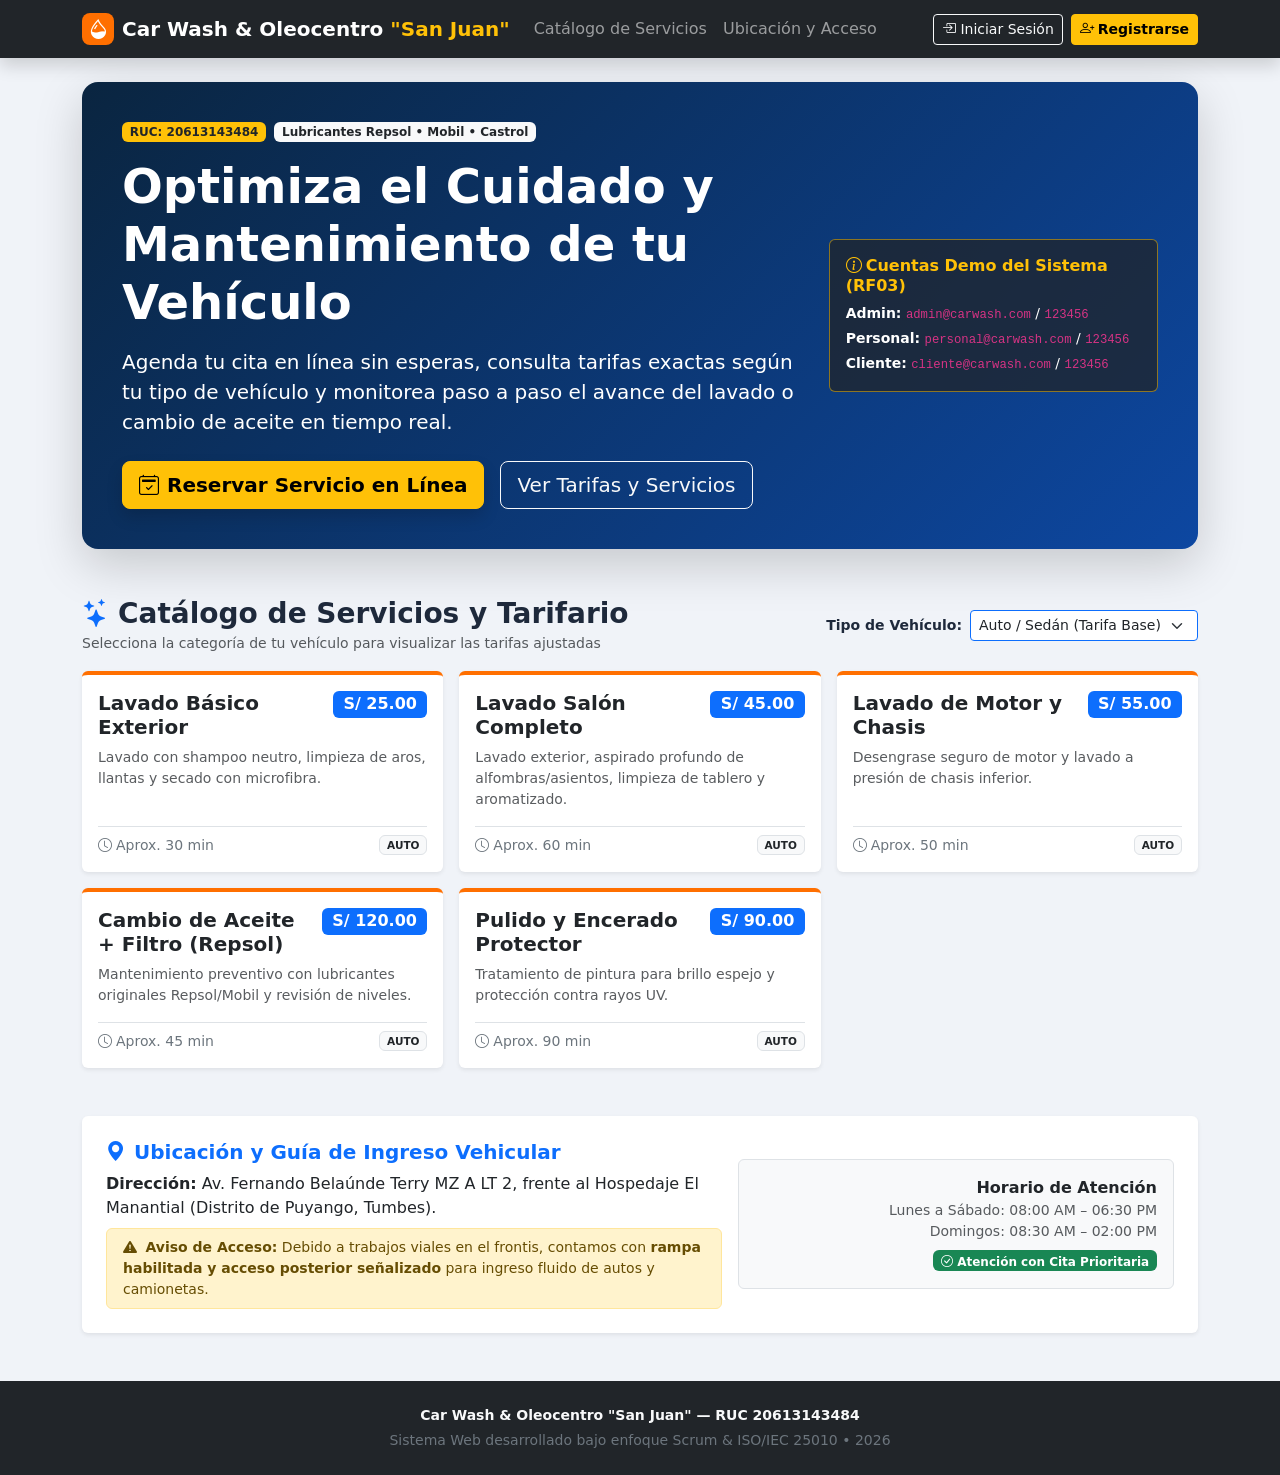
<file: index.html>
<!DOCTYPE html>
<html lang="es">
<head>
    <meta charset="UTF-8">
    <meta name="viewport" content="width=device-width, initial-scale=1.0">
    <title>Car Wash & Oleocentro "San Juan" | Sistema Integral</title>
    <link href="https://cdn.jsdelivr.net/npm/bootstrap@5.3.3/dist/css/bootstrap.min.css" rel="stylesheet">
    <link href="https://cdn.jsdelivr.net/npm/bootstrap-icons@1.11.3/font/bootstrap-icons.css" rel="stylesheet">
    <link rel="stylesheet" href="estilos.css">
</head>
<body>

<!-- Barra de Navegación Adaptativa (RNF07) -->
<nav class="navbar navbar-expand-lg navbar-dark bg-dark sticky-top shadow">
    <div class="container">
        <a class="navbar-brand fw-bold d-flex align-items-center" href="#">
            <span class="brand-badge me-2"><i class="bi bi-droplet-half"></i></span>
            <span>Car Wash & Oleocentro <span class="text-warning">"San Juan"</span></span>
        </a>
        <button class="navbar-toggler" type="button" data-bs-toggle="collapse" data-bs-target="#navPrincipal">
            <span class="navbar-toggler-icon"></span>
        </button>
        <div class="collapse navbar-collapse" id="navPrincipal">
            <ul class="navbar-nav me-auto mb-2 mb-lg-0">
                <li class="nav-item"><a class="nav-link" href="#seccionCatalogo">Catálogo de Servicios</a></li>
                <li class="nav-item"><a class="nav-link" href="#seccionAccesoLocal">Ubicación y Acceso</a></li>
                <li class="nav-item d-none" id="navCliente"><a class="nav-link text-info fw-semibold" href="#panelCliente">Mi Panel (Reservas y Seguimiento)</a></li>
                <li class="nav-item d-none" id="navOperativo"><a class="nav-link text-warning fw-semibold" href="#panelOperativo">Gestión Operativa</a></li>
            </ul>
            <div id="zonaSesion" class="d-flex gap-2 align-items-center">
                <button class="btn btn-outline-light btn-sm" data-bs-toggle="modal" data-bs-target="#modalLogin">
                    <i class="bi bi-box-arrow-in-right me-1"></i>Iniciar Sesión
                </button>
                <button class="btn btn-warning btn-sm fw-bold" data-bs-toggle="modal" data-bs-target="#modalRegistro">
                    <i class="bi bi-person-plus me-1"></i>Registrarse
                </button>
            </div>
        </div>
    </div>
</nav>

<!-- Notificaciones Toast (Feedback RNF01) -->
<div class="toast-container position-fixed bottom-0 end-0 p-3" id="toastContainer"></div>

<main class="container my-4">

    <!-- Banner Principal (Cap. 1 & 2: Mitigación de acceso físico mediante canal digital) -->
    <section class="hero-section shadow-lg mb-5">
        <div class="row align-items-center g-4">
            <div class="col-lg-8">
                <div class="d-flex flex-wrap gap-2 mb-3">
                    <span class="badge bg-warning text-dark fw-bold">RUC: 20613143484</span>
                    <span class="badge bg-light text-dark">Lubricantes Repsol • Mobil • Castrol</span>
                </div>
                <h1 class="display-5 fw-bold mb-3">Optimiza el Cuidado y Mantenimiento de tu Vehículo</h1>
                <p class="lead opacity-90 mb-4">
                    Agenda tu cita en línea sin esperas, consulta tarifas exactas según tu tipo de vehículo y monitorea paso a paso el avance del lavado o cambio de aceite en tiempo real.
                </p>
                <div class="d-flex flex-wrap gap-3">
                    <button id="btnCtaPrincipal" class="btn btn-warning btn-lg fw-bold shadow" data-bs-toggle="modal" data-bs-target="#modalLogin">
                        <i class="bi bi-calendar2-check me-2"></i>Reservar Servicio en Línea
                    </button>
                    <a href="#seccionCatalogo" class="btn btn-outline-light btn-lg">Ver Tarifas y Servicios</a>
                </div>
            </div>
            <div class="col-lg-4">
                <div class="card bg-dark bg-opacity-75 text-white border-warning border-opacity-50 p-3">
                    <h6 class="text-warning fw-bold mb-2"><i class="bi bi-info-circle me-1"></i>Cuentas Demo del Sistema (RF03)</h6>
                    <ul class="list-unstyled small mb-0">
                        <li class="mb-1"><strong>Admin:</strong> <code>admin@carwash.com</code> / <code>123456</code></li>
                        <li class="mb-1"><strong>Personal:</strong> <code>personal@carwash.com</code> / <code>123456</code></li>
                        <li><strong>Cliente:</strong> <code>cliente@carwash.com</code> / <code>123456</code></li>
                    </ul>
                </div>
            </div>
        </div>
    </section>

    <!-- Catálogo de Servicios con Calculadora por Tipo de Vehículo (RF04 + Cap. 3.2) -->
    <section id="seccionCatalogo" class="mb-5">
        <div class="d-flex flex-wrap justify-content-between align-items-center gap-2 mb-3">
            <div>
                <h3 class="fw-bold mb-0"><i class="bi bi-stars text-primary me-2"></i>Catálogo de Servicios y Tarifario</h3>
                <small class="text-muted">Selecciona la categoría de tu vehículo para visualizar las tarifas ajustadas</small>
            </div>
            <div class="d-flex align-items-center gap-2">
                <label class="small fw-bold text-nowrap">Tipo de Vehículo:</label>
                <select id="filtroTipoVehiculo" class="form-select form-select-sm border-primary" onchange="renderCatalogo()">
                    <option value="AUTO">Auto / Sedán (Tarifa Base)</option>
                    <option value="CAMIONETA">Camioneta / SUV (+25%)</option>
                    <option value="MOTOCICLETA">Motocicleta (-35%)</option>
                    <option value="OTRO">Otro / Utilitario (+40%)</option>
                </select>
            </div>
        </div>
        <div id="gridServicios" class="row g-3"></div>
    </section>

    <!-- Información del Establecimiento y Acceso (Cap. 1 & 2.1.1) -->
    <section id="seccionAccesoLocal" class="mb-5">
        <div class="card border-0 shadow-sm">
            <div class="card-body p-4">
                <div class="row align-items-center g-3">
                    <div class="col-md-7">
                        <h5 class="fw-bold text-primary mb-2"><i class="bi bi-geo-alt-fill me-2"></i>Ubicación y Guía de Ingreso Vehicular</h5>
                        <p class="mb-2"><strong>Dirección:</strong> Av. Fernando Belaúnde Terry MZ A LT 2, frente al Hospedaje El Manantial (Distrito de Puyango, Tumbes).</p>
                        <div class="alert alert-warning py-2 px-3 small mb-0">
                            <i class="bi bi-exclamation-triangle-fill me-1"></i>
                            <strong>Aviso de Acceso:</strong> Debido a trabajos viales en el frontis, contamos con <strong>rampa habilitada y acceso posterior señalizado</strong> para ingreso fluido de autos y camionetas.
                        </div>
                    </div>
                    <div class="col-md-5 text-md-end">
                        <div class="p-3 bg-light rounded border">
                            <div class="fw-bold">Horario de Atención</div>
                            <div class="text-muted small">Lunes a Sábado: 08:00 AM – 06:30 PM</div>
                            <div class="text-muted small">Domingos: 08:30 AM – 02:00 PM</div>
                            <span class="badge bg-success mt-2"><i class="bi bi-check-circle me-1"></i>Atención con Cita Prioritaria</span>
                        </div>
                    </div>
                </div>
            </div>
        </div>
    </section>

    <!-- ==================== PANEL DEL CLIENTE (RF06, RF07, RF08, RF10, RF13, RF16) ==================== -->
    <section id="panelCliente" class="d-none mb-5">
        <div class="d-flex justify-content-between align-items-center mb-3">
            <h3 class="fw-bold text-primary mb-0"><i class="bi bi-person-badge me-2"></i>Portal del Cliente</h3>
            <span class="badge bg-primary" id="badgeClienteNombre"></span>
        </div>

        <div class="row g-4">
            <!-- Columna Izquierda: Mis Vehículos (RF10) y Nueva Reserva (RF06) -->
            <div class="col-lg-4">
                <!-- Registro de Vehículo -->
                <div class="card shadow-sm border-0 mb-4">
                    <div class="card-header bg-dark text-white fw-bold d-flex justify-content-between align-items-center">
                        <span><i class="bi bi-car-front me-2 text-warning"></i>Mis Vehículos (RF10)</span>
                        <span class="badge bg-secondary" id="contadorVehiculos">0</span>
                    </div>
                    <div class="card-body">
                        <form id="formVehiculo" class="mb-3">
                            <div class="row g-2 mb-2">
                                <div class="col-6">
                                    <input type="text" class="form-control form-control-sm text-uppercase" id="vPlaca" placeholder="Placa (Ej. ABC-123)" maxlength="8" required>
                                </div>
                                <div class="col-6">
                                    <select class="form-select form-select-sm" id="vTipo" required>
                                        <option value="AUTO">Auto</option>
                                        <option value="CAMIONETA">Camioneta</option>
                                        <option value="MOTOCICLETA">Motocicleta</option>
                                        <option value="OTRO">Otro</option>
                                    </select>
                                </div>
                            </div>
                            <div class="row g-2 mb-2">
                                <div class="col-4"><input type="text" class="form-control form-control-sm" id="vMarca" placeholder="Marca" required></div>
                                <div class="col-4"><input type="text" class="form-control form-control-sm" id="vModelo" placeholder="Modelo" required></div>
                                <div class="col-4"><input type="text" class="form-control form-control-sm" id="vColor" placeholder="Color" required></div>
                            </div>
                            <button type="submit" class="btn btn-outline-dark btn-sm w-100 fw-semibold">
                                <i class="bi bi-plus-lg me-1"></i>Registrar Vehículo
                            </button>
                        </form>
                        <ul id="listaMisVehiculos" class="list-group list-group-flush small"></ul>
                    </div>
                </div>

                <!-- Formulario de Reserva -->
                <div class="card shadow-sm border-0">
                    <div class="card-header bg-warning text-dark fw-bold">
                        <i class="bi bi-calendar-plus me-2"></i>Agendar Nueva Reserva (RF06)
                    </div>
                    <div class="card-body">
                        <form id="formReserva">
                            <div class="mb-2">
                                <label class="form-label small fw-bold mb-1">Vehículo</label>
                                <select class="form-select form-select-sm" id="rVehiculo" onchange="actualizarPrecioReserva()" required></select>
                            </div>
                            <div class="mb-2">
                                <label class="form-label small fw-bold mb-1">Servicio</label>
                                <select class="form-select form-select-sm" id="rServicio" onchange="actualizarPrecioReserva()" required></select>
                            </div>
                            <div class="row g-2 mb-2">
                                <div class="col-6">
                                    <label class="form-label small fw-bold mb-1">Fecha</label>
                                    <input type="date" class="form-control form-control-sm" id="rFecha" required>
                                </div>
                                <div class="col-6">
                                    <label class="form-label small fw-bold mb-1">Horario</label>
                                    <select class="form-select form-select-sm" id="rHora" required>
                                        <option value="08:30">08:30 AM</option>
                                        <option value="09:30">09:30 AM</option>
                                        <option value="10:30">10:30 AM</option>
                                        <option value="11:30">11:30 AM</option>
                                        <option value="14:30">02:30 PM</option>
                                        <option value="15:30">03:30 PM</option>
                                        <option value="16:30">04:30 PM</option>
                                        <option value="17:30">05:30 PM</option>
                                    </select>
                                </div>
                            </div>
                            <div class="mb-2">
                                <label class="form-label small fw-bold mb-1">Método de Pago</label>
                                <select class="form-select form-select-sm" id="rMetodoPago">
                                    <option value="EFECTIVO">Efectivo en establecimiento</option>
                                    <option value="TRANSFERENCIA">Transferencia / Yape / Plin</option>
                                    <option value="TARJETA">Tarjeta POS en local</option>
                                </select>
                            </div>
                            <div class="mb-2">
                                <textarea class="form-control form-control-sm" id="rObservaciones" rows="2" placeholder="Observaciones (ej. lavado sin silicona en tablero)"></textarea>
                            </div>
                            <div class="alert alert-info py-2 px-3 small d-flex justify-content-between align-items-center mb-3">
                                <span>Total estimado:</span>
                                <strong class="fs-6" id="precioEstimadoReserva">S/ 0.00</strong>
                            </div>
                            <button type="submit" class="btn btn-warning fw-bold w-100">Confirmar Reserva</button>
                        </form>
                    </div>
                </div>
            </div>

            <!-- Columna Derecha: Seguimiento en Tiempo Real e Historial (RF07, RF08, RF13, RF16, RNF14) -->
            <div class="col-lg-8">
                <div class="card shadow-sm border-0">
                    <div class="card-header bg-primary text-white fw-bold d-flex justify-content-between align-items-center">
                        <span><i class="bi bi-broadcast me-2"></i>Seguimiento en Vivo e Historial de Servicios (RF13 / RF16)</span>
                        <button class="btn btn-light btn-sm" onclick="renderClientePanel()"><i class="bi bi-arrow-clockwise"></i></button>
                    </div>
                    <div class="card-body" id="contenedorReservasCliente"></div>
                </div>
            </div>
        </div>
    </section>

    <!-- ==================== PANEL OPERATIVO: PERSONAL Y ADMINISTRADOR (RF03, RF05, RF09, RF11, RF12, RF14, RF15, RF18) ==================== -->
    <section id="panelOperativo" class="d-none mb-5">
        <div class="d-flex flex-wrap justify-content-between align-items-center gap-2 mb-3">
            <div>
                <h3 class="fw-bold mb-0"><i class="bi bi-speedometer2 text-warning me-2"></i>Panel de Gestión Operativa</h3>
                <small class="text-muted" id="subtituloRolOperativo"></small>
            </div>
            <div class="d-flex gap-2">
                <button class="btn btn-outline-dark btn-sm" onclick="exportarReporteCSV()">
                    <i class="bi bi-file-earmark-spreadsheet me-1"></i>Exportar Reporte CSV (RF18)
                </button>
            </div>
        </div>

        <!-- KPIs de Gestión (RF18) -->
        <div class="row g-3 mb-4" id="kpiOperativo"></div>

        <!-- Pestañas de Módulos Administrativos -->
        <ul class="nav nav-tabs mb-3" id="tabsAdmin" role="tablist">
            <li class="nav-item">
                <button class="nav-link active fw-semibold" data-bs-toggle="tab" data-bs-target="#tabAtencion" type="button">
                    <i class="bi bi-wrench-adjustable-circle me-1"></i>Atención Vehicular y Caja (RF09-RF15)
                </button>
            </li>
            <li class="nav-item d-none" id="tabItemServicios">
                <button class="nav-link fw-semibold" data-bs-toggle="tab" data-bs-target="#tabServicios" type="button">
                    <i class="bi bi-tags me-1"></i>Gestión de Servicios (RF05)
                </button>
            </li>
            <li class="nav-item d-none" id="tabItemUsuarios">
                <button class="nav-link fw-semibold" data-bs-toggle="tab" data-bs-target="#tabUsuarios" type="button">
                    <i class="bi bi-people me-1"></i>Gestión de Usuarios y Roles (RF03)
                </button>
            </li>
        </ul>

        <div class="tab-content">
            <!-- TAB 1: Atención Vehicular, Seguimiento de Estados y Pagos -->
            <div class="tab-pane fade show active" id="tabAtencion">
                <div class="card shadow-sm border-0">
                    <div class="card-header bg-dark text-white d-flex flex-wrap justify-content-between align-items-center gap-2">
                        <span class="fw-bold">Control de Reservas, Recepción y Flujo de Lavado</span>
                        <input type="text" id="buscadorAtencion" class="form-control form-control-sm w-auto" placeholder="Buscar placa o cliente..." onkeyup="renderTablaOperativa()">
                    </div>
                    <div class="card-body table-responsive">
                        <table class="table table-hover align-middle small">
                            <thead class="table-light">
                                <tr>
                                    <th>Código</th>
                                    <th>Cliente</th>
                                    <th>Vehículo</th>
                                    <th>Servicio y Tarifa</th>
                                    <th>Cita / Recepción (RF11)</th>
                                    <th>Estado Atención (RF12)</th>
                                    <th>Estado Pago (RF14/RF15)</th>
                                    <th>Trazabilidad</th>
                                </tr>
                            </thead>
                            <tbody id="tbodyOperativo"></tbody>
                        </table>
                    </div>
                </div>
            </div>

            <!-- TAB 2: Administración de Servicios (Solo ADMINISTRADOR - RF05) -->
            <div class="tab-pane fade" id="tabServicios">
                <div class="card shadow-sm border-0">
                    <div class="card-header bg-primary text-white d-flex justify-content-between align-items-center">
                        <span class="fw-bold">Catálogo Administrativo de Servicios</span>
                        <button class="btn btn-warning btn-sm fw-bold" onclick="abrirModalServicio()">
                            <i class="bi bi-plus-circle me-1"></i>Agregar Servicio
                        </button>
                    </div>
                    <div class="card-body table-responsive">
                        <table class="table table-bordered align-middle small">
                            <thead class="table-light">
                                <tr><th>ID</th><th>Nombre</th><th>Descripción</th><th>Precio Base (Auto)</th><th>Duración</th><th>Estado</th><th>Acciones</th></tr>
                            </thead>
                            <tbody id="tbodyAdminServicios"></tbody>
                        </table>
                    </div>
                </div>
            </div>

            <!-- TAB 3: Administración de Usuarios (Solo ADMINISTRADOR - RF03) -->
            <div class="tab-pane fade" id="tabUsuarios">
                <div class="card shadow-sm border-0">
                    <div class="card-header bg-dark text-warning fw-bold">Control de Cuentas y Roles del Sistema</div>
                    <div class="card-body table-responsive">
                        <table class="table table-bordered align-middle small">
                            <thead class="table-light">
                                <tr><th>ID</th><th>Nombres y Apellidos</th><th>Correo</th><th>Teléfono</th><th>Rol Asignado</th><th>Estado</th></tr>
                            </thead>
                            <tbody id="tbodyAdminUsuarios"></tbody>
                        </table>
                    </div>
                </div>
            </div>
        </div>
    </section>

</main>

<footer class="bg-dark text-light py-4 mt-5">
    <div class="container text-center small">
        <p class="mb-1 fw-bold">Car Wash & Oleocentro "San Juan" — RUC 20613143484</p>
        <p class="text-secondary mb-0">Sistema Web desarrollado bajo enfoque Scrum & ISO/IEC 25010 • 2026</p>
    </div>
</footer>

<!-- ==================== MODALES ==================== -->

<!-- Modal Login (RF02) -->
<div class="modal fade" id="modalLogin" tabindex="-1">
    <div class="modal-dialog">
        <form id="formLogin" class="modal-content">
            <div class="modal-header bg-dark text-white">
                <h5 class="modal-title"><i class="bi bi-shield-lock me-2 text-warning"></i>Iniciar Sesión</h5>
                <button type="button" class="btn-close btn-close-white" data-bs-dismiss="modal"></button>
            </div>
            <div class="modal-body">
                <div class="mb-3">
                    <label class="form-label small fw-bold">Correo Electrónico</label>
                    <input type="email" class="form-control" id="loginCorreo" placeholder="usuario@correo.com" required>
                </div>
                <div class="mb-2">
                    <label class="form-label small fw-bold">Contraseña</label>
                    <input type="password" class="form-control" id="loginClave" placeholder="••••••" required>
                </div>
            </div>
            <div class="modal-footer">
                <button type="submit" class="btn btn-primary w-100 fw-bold">Ingresar al Sistema</button>
            </div>
        </form>
    </div>
</div>

<!-- Modal Registro Cliente (RF01 + RF17) -->
<div class="modal fade" id="modalRegistro" tabindex="-1">
    <div class="modal-dialog">
        <form id="formRegistro" class="modal-content">
            <div class="modal-header bg-warning">
                <h5 class="modal-title fw-bold"><i class="bi bi-person-plus-fill me-2"></i>Registro de Nuevo Cliente</h5>
                <button type="button" class="btn-close" data-bs-dismiss="modal"></button>
            </div>
            <div class="modal-body">
                <div class="row g-2 mb-2">
                    <div class="col-6">
                        <label class="form-label small fw-bold">Nombres</label>
                        <input type="text" class="form-control" id="regNombres" required>
                    </div>
                    <div class="col-6">
                        <label class="form-label small fw-bold">Apellidos</label>
                        <input type="text" class="form-control" id="regApellidos" required>
                    </div>
                </div>
                <div class="mb-2">
                    <label class="form-label small fw-bold">Correo Electrónico</label>
                    <input type="email" class="form-control" id="regCorreo" required>
                </div>
                <div class="mb-2">
                    <label class="form-label small fw-bold">Teléfono / WhatsApp (9 dígitos)</label>
                    <input type="tel" class="form-control" id="regTelefono" pattern="[0-9]{9}" placeholder="987654321" required>
                </div>
                <div class="mb-2">
                    <label class="form-label small fw-bold">Contraseña (mínimo 6 caracteres)</label>
                    <input type="password" class="form-control" id="regClave" minlength="6" required>
                </div>
            </div>
            <div class="modal-footer">
                <button type="submit" class="btn btn-dark w-100 fw-bold">Completar Registro</button>
            </div>
        </form>
    </div>
</div>

<!-- Modal Modificar Reserva (RF07) -->
<div class="modal fade" id="modalEditarReserva" tabindex="-1">
    <div class="modal-dialog">
        <form id="formEditarReserva" class="modal-content">
            <div class="modal-header bg-info text-dark">
                <h5 class="modal-title fw-bold"><i class="bi bi-pencil-square me-2"></i>Reprogramar Reserva (RF07)</h5>
                <button type="button" class="btn-close" data-bs-dismiss="modal"></button>
            </div>
            <div class="modal-body">
                <input type="hidden" id="editResId">
                <div class="mb-3">
                    <label class="form-label small fw-bold">Nueva Fecha</label>
                    <input type="date" class="form-control" id="editResFecha" required>
                </div>
                <div class="mb-3">
                    <label class="form-label small fw-bold">Nuevo Horario</label>
                    <select class="form-select" id="editResHora" required>
                        <option value="08:30">08:30 AM</option>
                        <option value="09:30">09:30 AM</option>
                        <option value="10:30">10:30 AM</option>
                        <option value="11:30">11:30 AM</option>
                        <option value="14:30">02:30 PM</option>
                        <option value="15:30">03:30 PM</option>
                        <option value="16:30">04:30 PM</option>
                        <option value="17:30">05:30 PM</option>
                    </select>
                </div>
                <div class="mb-2">
                    <label class="form-label small fw-bold">Observaciones</label>
                    <textarea class="form-control" id="editResObs" rows="2"></textarea>
                </div>
            </div>
            <div class="modal-footer">
                <button type="submit" class="btn btn-info fw-bold w-100">Guardar Cambios</button>
            </div>
        </form>
    </div>
</div>

<!-- Modal Servicio Crear/Editar (RF05) -->
<div class="modal fade" id="modalServicio" tabindex="-1">
    <div class="modal-dialog">
        <form id="formServicio" class="modal-content">
            <div class="modal-header bg-primary text-white">
                <h5 class="modal-title" id="tituloModalServicio">Registrar Servicio</h5>
                <button type="button" class="btn-close btn-close-white" data-bs-dismiss="modal"></button>
            </div>
            <div class="modal-body">
                <input type="hidden" id="servId">
                <div class="mb-2">
                    <label class="form-label small fw-bold">Nombre del Servicio</label>
                    <input type="text" class="form-control" id="servNombre" required>
                </div>
                <div class="mb-2">
                    <label class="form-label small fw-bold">Descripción</label>
                    <textarea class="form-control" id="servDesc" rows="2" required></textarea>
                </div>
                <div class="row g-2">
                    <div class="col-6">
                        <label class="form-label small fw-bold">Precio Base Auto (S/)</label>
                        <input type="number" step="0.50" min="1" class="form-control" id="servPrecio" required>
                    </div>
                    <div class="col-6">
                        <label class="form-label small fw-bold">Duración (minutos)</label>
                        <input type="number" min="10" class="form-control" id="servDuracion" value="30" required>
                    </div>
                </div>
            </div>
            <div class="modal-footer">
                <button type="submit" class="btn btn-primary w-100 fw-bold">Guardar Servicio</button>
            </div>
        </form>
    </div>
</div>

<!-- Modal Historial / Trazabilidad (RNF14) -->
<div class="modal fade" id="modalHistorial" tabindex="-1">
    <div class="modal-dialog">
        <div class="modal-content">
            <div class="modal-header bg-dark text-warning">
                <h5 class="modal-title"><i class="bi bi-clock-history me-2"></i>Bitácora de Trazabilidad (RNF14)</h5>
                <button type="button" class="btn-close btn-close-white" data-bs-dismiss="modal"></button>
            </div>
            <div class="modal-body" id="cuerpoModalHistorial"></div>
        </div>
    </div>
</div>

<script src="https://cdn.jsdelivr.net/npm/bootstrap@5.3.3/dist/js/bootstrap.bundle.min.js"></script>
<script src="app.js"></script>
</body>
</html>
</file>
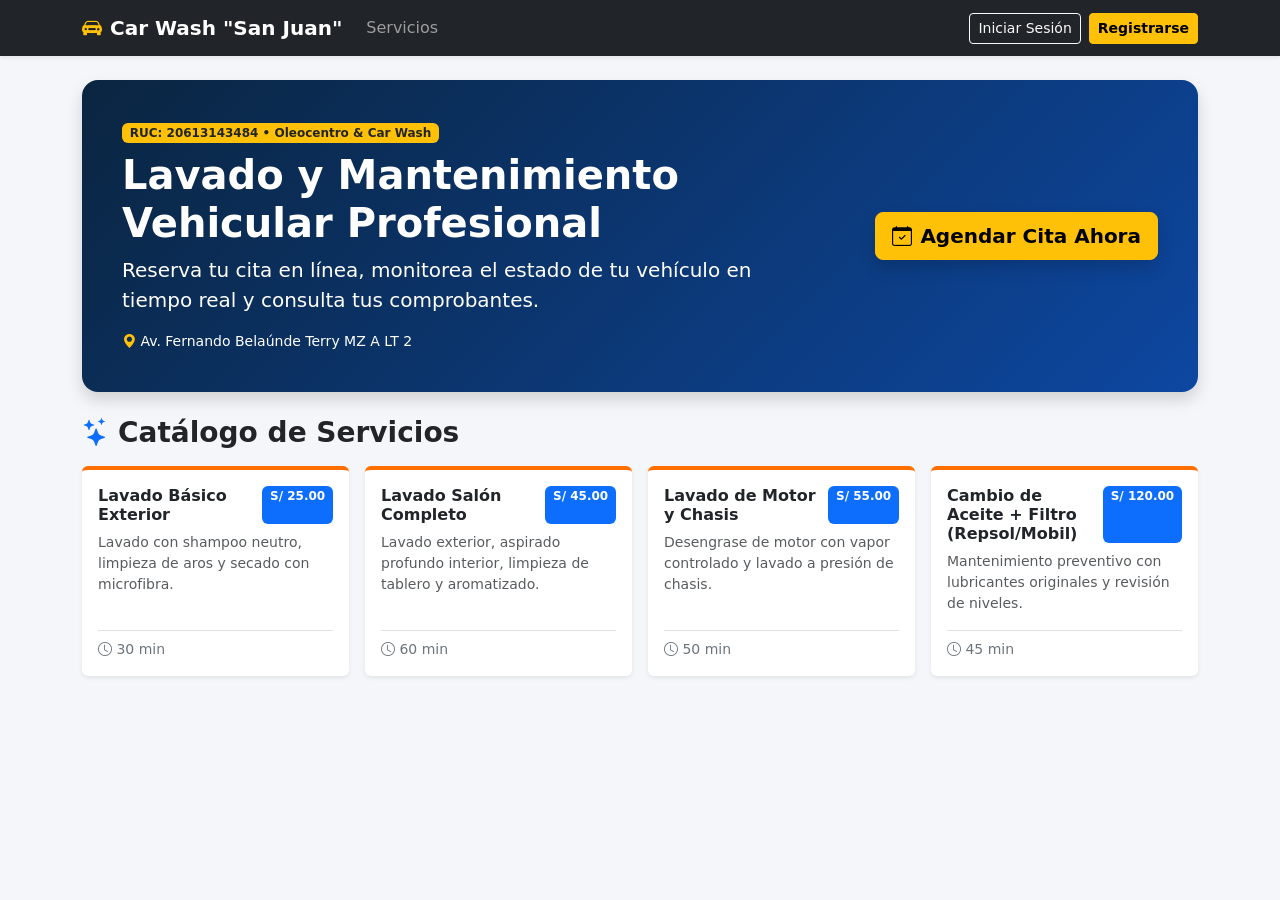
<file: carwash-san-juan/index.html>
<!DOCTYPE html>
<html lang="es">
<head>
    <meta charset="UTF-8">
    <meta name="viewport" content="width=device-width, initial-scale=1.0">
    <title>Car Wash & Oleocentro "San Juan" | Sistema Web</title>
    <link href="https://cdn.jsdelivr.net/npm/bootstrap@5.3.3/dist/css/bootstrap.min.css" rel="stylesheet">
    <link href="https://cdn.jsdelivr.net/npm/bootstrap-icons@1.11.3/font/bootstrap-icons.css" rel="stylesheet">
    <link rel="stylesheet" href="estilos.css">
</head>
<body>

<nav class="navbar navbar-expand-lg navbar-dark bg-dark sticky-top shadow-sm">
    <div class="container">
        <a class="navbar-brand fw-bold" href="#"><i class="bi bi-car-front-fill text-warning me-2"></i>Car Wash "San Juan"</a>
        <div class="collapse navbar-collapse" id="navMenu">
            <ul class="navbar-nav me-auto">
                <li class="nav-item"><a class="nav-link" href="#catalogo">Servicios</a></li>
                <li class="nav-item d-none" id="navReservas"><a class="nav-link" href="#panelUsuario">Mis Reservas</a></li>
                <li class="nav-item d-none" id="navAdmin"><a class="nav-link text-warning" href="#panelAdmin">Panel Administrativo</a></li>
            </ul>
            <div id="zonaAuth" class="d-flex gap-2">
                <button class="btn btn-outline-light btn-sm" data-bs-toggle="modal" data-bs-target="#modalLogin">Iniciar Sesión</button>
                <button class="btn btn-warning btn-sm fw-semibold" data-bs-toggle="modal" data-bs-target="#modalRegistro">Registrarse</button>
            </div>
        </div>
    </div>
</nav>

<main class="container my-4">
    <section class="hero-banner shadow mb-4">
        <div class="row align-items-center">
            <div class="col-lg-8">
                <span class="badge bg-warning text-dark mb-2">RUC: 20613143484 • Oleocentro & Car Wash</span>
                <h1 class="display-6 fw-bold">Lavado y Mantenimiento Vehicular Profesional</h1>
                <p class="lead mb-3">Reserva tu cita en línea, monitorea el estado de tu vehículo en tiempo real y consulta tus comprobantes.</p>
                <p class="small mb-0"><i class="bi bi-geo-alt-fill text-warning"></i> Av. Fernando Belaúnde Terry MZ A LT 2</p>
            </div>
            <div class="col-lg-4 text-lg-end mt-3 mt-lg-0">
                <button id="btnHeroReservar" class="btn btn-warning btn-lg fw-bold shadow" data-bs-toggle="modal" data-bs-target="#modalLogin">
                    <i class="bi bi-calendar-check me-2"></i>Agendar Cita Ahora
                </button>
            </div>
        </div>
    </section>

    <section id="catalogo" class="mb-5">
        <div class="d-flex justify-content-between align-items-center mb-3">
            <h3 class="fw-bold mb-0"><i class="bi bi-stars text-primary me-2"></i>Catálogo de Servicios</h3>
            <button id="btnNuevoServicio" class="btn btn-primary btn-sm d-none" data-bs-toggle="modal" data-bs-target="#modalServicio">
                <i class="bi bi-plus-circle me-1"></i>Nuevo Servicio
            </button>
        </div>
        <div id="listaServicios" class="row g-3"></div>
    </section>

    <!-- Panel Cliente -->
    <section id="panelUsuario" class="d-none mb-5">
        <div class="row g-4">
            <div class="col-lg-4">
                <div class="card shadow-sm border-0 mb-3">
                    <div class="card-header bg-primary text-white fw-bold">1. Registrar Vehículo</div>
                    <div class="card-body">
                        <form id="formVehiculo">
                            <input type="text" class="form-control form-control-sm mb-2" id="vPlaca" placeholder="Placa (Ej. P1A-234)" required>
                            <div class="row g-2 mb-2">
                                <div class="col"><input type="text" class="form-control form-control-sm" id="vMarca" placeholder="Marca" required></div>
                                <div class="col"><input type="text" class="form-control form-control-sm" id="vModelo" placeholder="Modelo" required></div>
                            </div>
                            <button type="submit" class="btn btn-outline-primary btn-sm w-100">Guardar Vehículo</button>
                        </form>
                    </div>
                </div>

                <div class="card shadow-sm border-0">
                    <div class="card-header bg-warning text-dark fw-bold">2. Solicitar Reserva</div>
                    <div class="card-body">
                        <form id="formReserva">
                            <select class="form-select form-select-sm mb-2" id="rVehiculo" required></select>
                            <select class="form-select form-select-sm mb-2" id="rServicio" required></select>
                            <div class="row g-2 mb-2">
                                <div class="col"><input type="date" class="form-control form-control-sm" id="rFecha" required></div>
                                <div class="col"><input type="time" class="form-control form-control-sm" id="rHora" required></div>
                            </div>
                            <select class="form-select form-select-sm mb-3" id="rMetodoPago">
                                <option value="EFECTIVO">Efectivo en local</option>
                                <option value="TRANSFERENCIA">Yape / Plin / Transferencia</option>
                                <option value="TARJETA">Tarjeta</option>
                            </select>
                            <button type="submit" class="btn btn-warning fw-bold w-100">Confirmar Reserva</button>
                        </form>
                    </div>
                </div>
            </div>

            <div class="col-lg-8">
                <div class="card shadow-sm border-0">
                    <div class="card-header bg-dark text-white fw-bold">Seguimiento en Vivo e Historial</div>
                    <div class="card-body table-responsive">
                        <table class="table table-hover align-middle small">
                            <thead class="table-light">
                                <tr><th>Fecha/Hora</th><th>Vehículo</th><th>Servicio</th><th>Estado</th><th>Pago</th><th>Acción</th></tr>
                            </thead>
                            <tbody id="tablaReservasCliente"></tbody>
                        </table>
                    </div>
                </div>
            </div>
        </div>
    </section>

    <!-- Panel Admin -->
    <section id="panelAdmin" class="d-none mb-5">
        <div class="card shadow border-0">
            <div class="card-header bg-dark text-warning fw-bold d-flex justify-content-between">
                <span>Control Operativo de Atención y Caja</span>
                <span id="resumenKPI" class="badge bg-warning text-dark"></span>
            </div>
            <div class="card-body table-responsive">
                <table class="table table-bordered align-middle small">
                    <thead class="table-dark">
                        <tr><th>#</th><th>Cliente</th><th>Vehículo</th><th>Servicio</th><th>Cita</th><th>Estado Lavado</th><th>Pago</th></tr>
                    </thead>
                    <tbody id="tablaAdmin"></tbody>
                </table>
            </div>
        </div>
    </section>
</main>

<!-- Modales Login, Registro y Servicio -->
<div class="modal fade" id="modalLogin" tabindex="-1">
    <div class="modal-dialog"><form id="formLogin" class="modal-content">
        <div class="modal-header bg-dark text-white"><h5 class="modal-title">Iniciar Sesión</h5><button type="button" class="btn-close btn-close-white" data-bs-dismiss="modal"></button></div>
        <div class="modal-body">
            <input type="email" class="form-control mb-2" id="loginCorreo" placeholder="Correo electrónico" required>
            <input type="password" class="form-control mb-2" id="loginClave" placeholder="Contraseña" required>
            <small class="text-muted">Demo Admin: <code>admin@carwashsanjuan.com</code> / <code>admin123</code></small>
        </div>
        <div class="modal-footer"><button type="submit" class="btn btn-primary w-100">Ingresar</button></div>
    </form></div>
</div>

<div class="modal fade" id="modalRegistro" tabindex="-1">
    <div class="modal-dialog"><form id="formRegistro" class="modal-content">
        <div class="modal-header bg-warning"><h5 class="modal-title fw-bold">Registro de Cliente</h5><button type="button" class="btn-close" data-bs-dismiss="modal"></button></div>
        <div class="modal-body">
            <input type="text" class="form-control mb-2" id="regNombres" placeholder="Nombres completos" required>
            <input type="email" class="form-control mb-2" id="regCorreo" placeholder="Correo electrónico" required>
            <input type="password" class="form-control mb-2" id="regClave" placeholder="Contraseña" required>
        </div>
        <div class="modal-footer"><button type="submit" class="btn btn-dark w-100">Crear Cuenta</button></div>
    </form></div>
</div>

<div class="modal fade" id="modalServicio" tabindex="-1">
    <div class="modal-dialog"><form id="formServicio" class="modal-content">
        <div class="modal-header bg-primary text-white"><h5 class="modal-title">Nuevo Servicio</h5><button type="button" class="btn-close btn-close-white" data-bs-dismiss="modal"></button></div>
        <div class="modal-body">
            <input type="text" class="form-control mb-2" id="sNombre" placeholder="Nombre del servicio" required>
            <textarea class="form-control mb-2" id="sDescripcion" placeholder="Descripción" required></textarea>
            <div class="row g-2">
                <div class="col"><input type="number" step="0.01" class="form-control" id="sPrecio" placeholder="Precio (S/)" required></div>
                <div class="col"><input type="number" class="form-control" id="sDuracion" placeholder="Minutos" value="30" required></div>
            </div>
        </div>
        <div class="modal-footer"><button type="submit" class="btn btn-primary w-100">Guardar</button></div>
    </form></div>
</div>

<script src="https://cdn.jsdelivr.net/npm/bootstrap@5.3.3/dist/js/bootstrap.bundle.min.js"></script>
<script src="app.js"></script>
</body>
</html>
</file>
<file: estilos.css>
:root {
    --cw-navy: #0a2540;
    --cw-blue: #0d47a1;
    --cw-orange: #ff6f00;
}

body {
    background-color: #f0f3f8;
    font-family: 'Segoe UI', system-ui, -apple-system, sans-serif;
    color: #1e293b;
}

.brand-badge {
    background-color: var(--cw-orange);
    color: #fff;
    width: 32px;
    height: 32px;
    display: inline-flex;
    align-items: center;
    justify-content: center;
    border-radius: 8px;
}

.hero-section {
    background: linear-gradient(135deg, var(--cw-navy) 0%, var(--cw-blue) 100%);
    color: #ffffff;
    border-radius: 1rem;
    padding: 2.5rem;
}

.card-servicio {
    border: none;
    border-top: 4px solid var(--cw-orange);
    transition: transform 0.2s ease, box-shadow 0.2s ease;
}

.card-servicio:hover {
    transform: translateY(-4px);
    box-shadow: 0 12px 24px rgba(10, 37, 64, 0.12) !important;
}

/* Barra visual de progreso de lavado para el cliente (RF13) */
.stepper-lavado {
    display: flex;
    justify-content: space-between;
    position: relative;
    margin: 1rem 0;
}

.stepper-lavado::before {
    content: "";
    position: absolute;
    top: 14px;
    left: 10%;
    right: 10%;
    height: 3px;
    background: #dee2e6;
    z-index: 0;
}

.step-item {
    position: relative;
    z-index: 1;
    text-align: center;
    width: 25%;
}

.step-circle {
    width: 30px;
    height: 30px;
    border-radius: 50%;
    background: #dee2e6;
    color: #64748b;
    display: inline-flex;
    align-items: center;
    justify-content: center;
    font-size: 0.8rem;
    font-weight: bold;
}

.step-item.active .step-circle {
    background: var(--cw-blue);
    color: #fff;
    box-shadow: 0 0 0 4px rgba(13, 71, 161, 0.2);
}

.step-item.done .step-circle {
    background: #198754;
    color: #fff;
}

.timeline-item {
    border-left: 2px solid var(--cw-blue);
    padding-left: 1rem;
    padding-bottom: 0.75rem;
    position: relative;
}

.timeline-item::before {
    content: "";
    width: 10px;
    height: 10px;
    background: var(--cw-orange);
    border-radius: 50%;
    position: absolute;
    left: -6px;
    top: 4px;
}
</file>
<file: carwash-san-juan/estilos.css>
body { background-color: #f4f6f9; font-family: 'Segoe UI', system-ui, sans-serif; }
.hero-banner { background: linear-gradient(135deg, #0a2540 0%, #0d47a1 100%); color: #fff; border-radius: 1rem; padding: 2.5rem; }
.card-servicio { transition: transform 0.2s; border: none; border-top: 4px solid #ff6f00; }
.card-servicio:hover { transform: translateY(-4px); box-shadow: 0 10px 20px rgba(0,0,0,0.08); }
</file>
